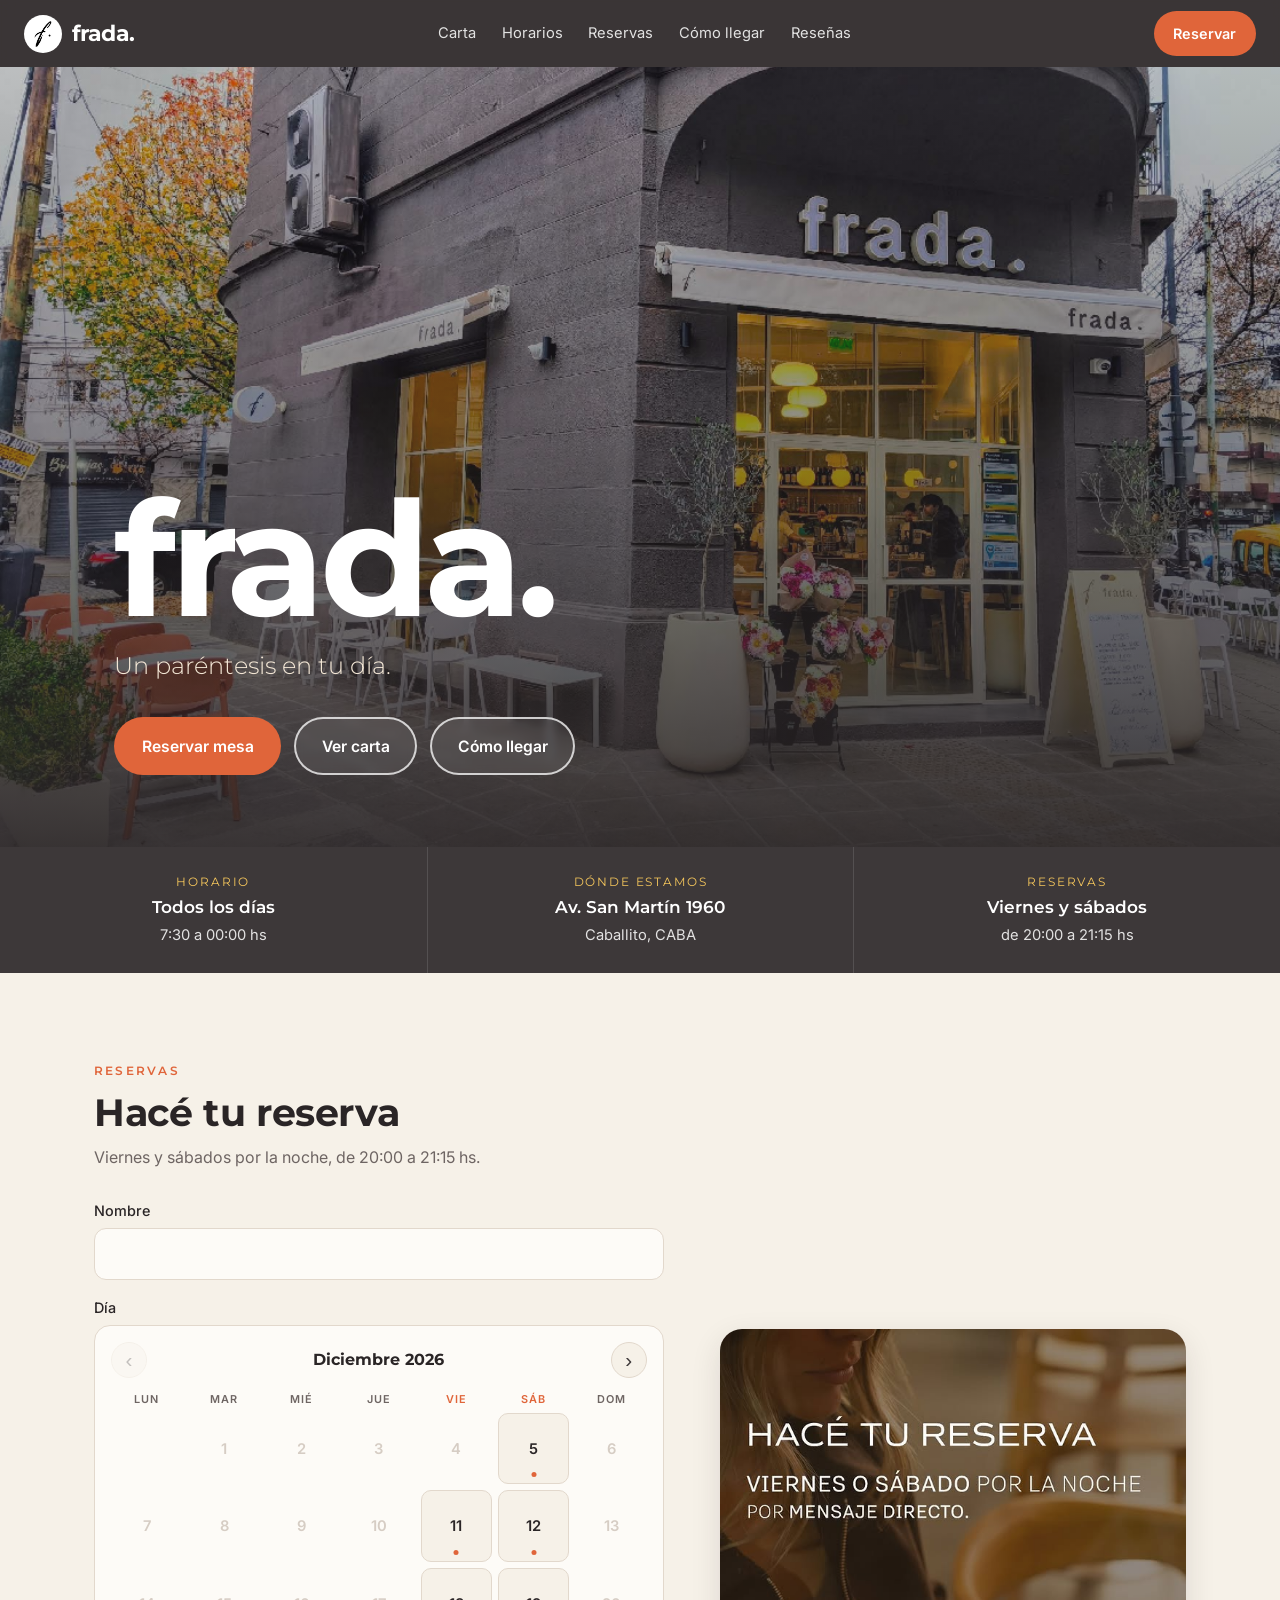
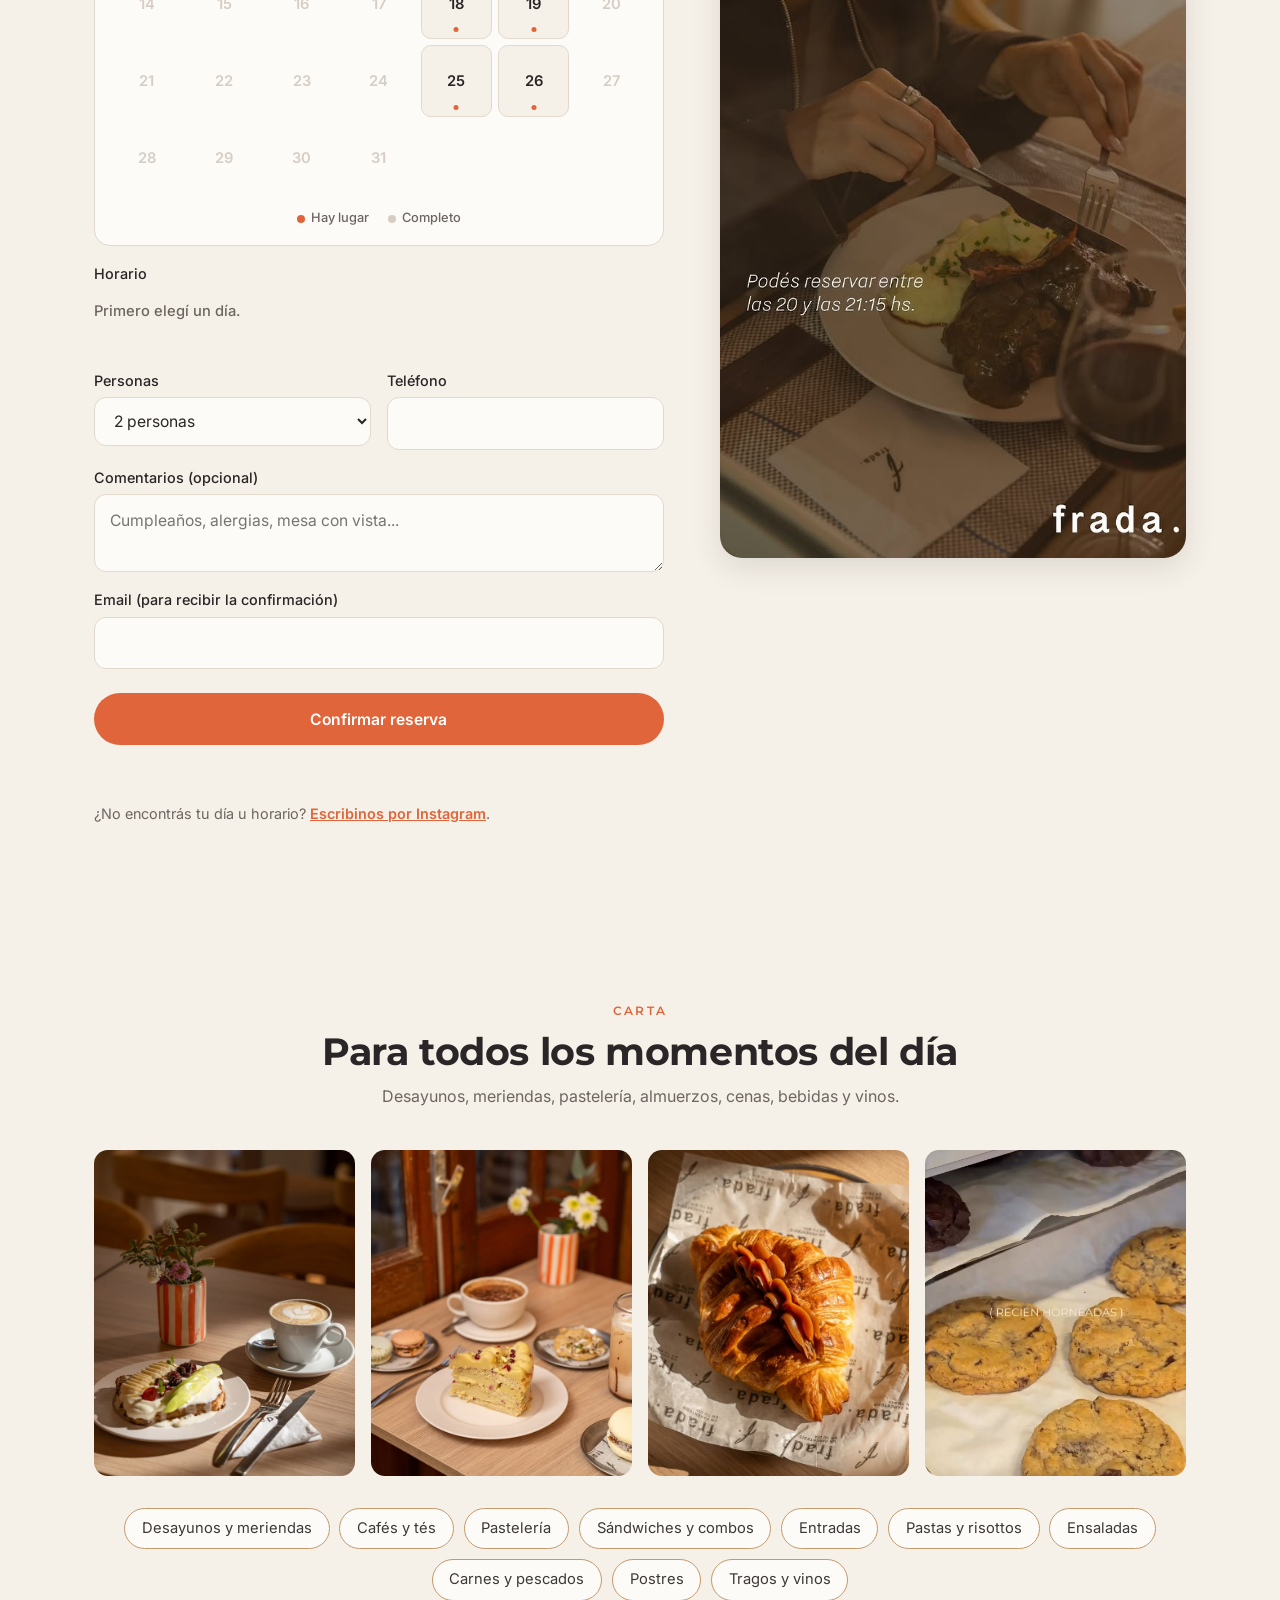
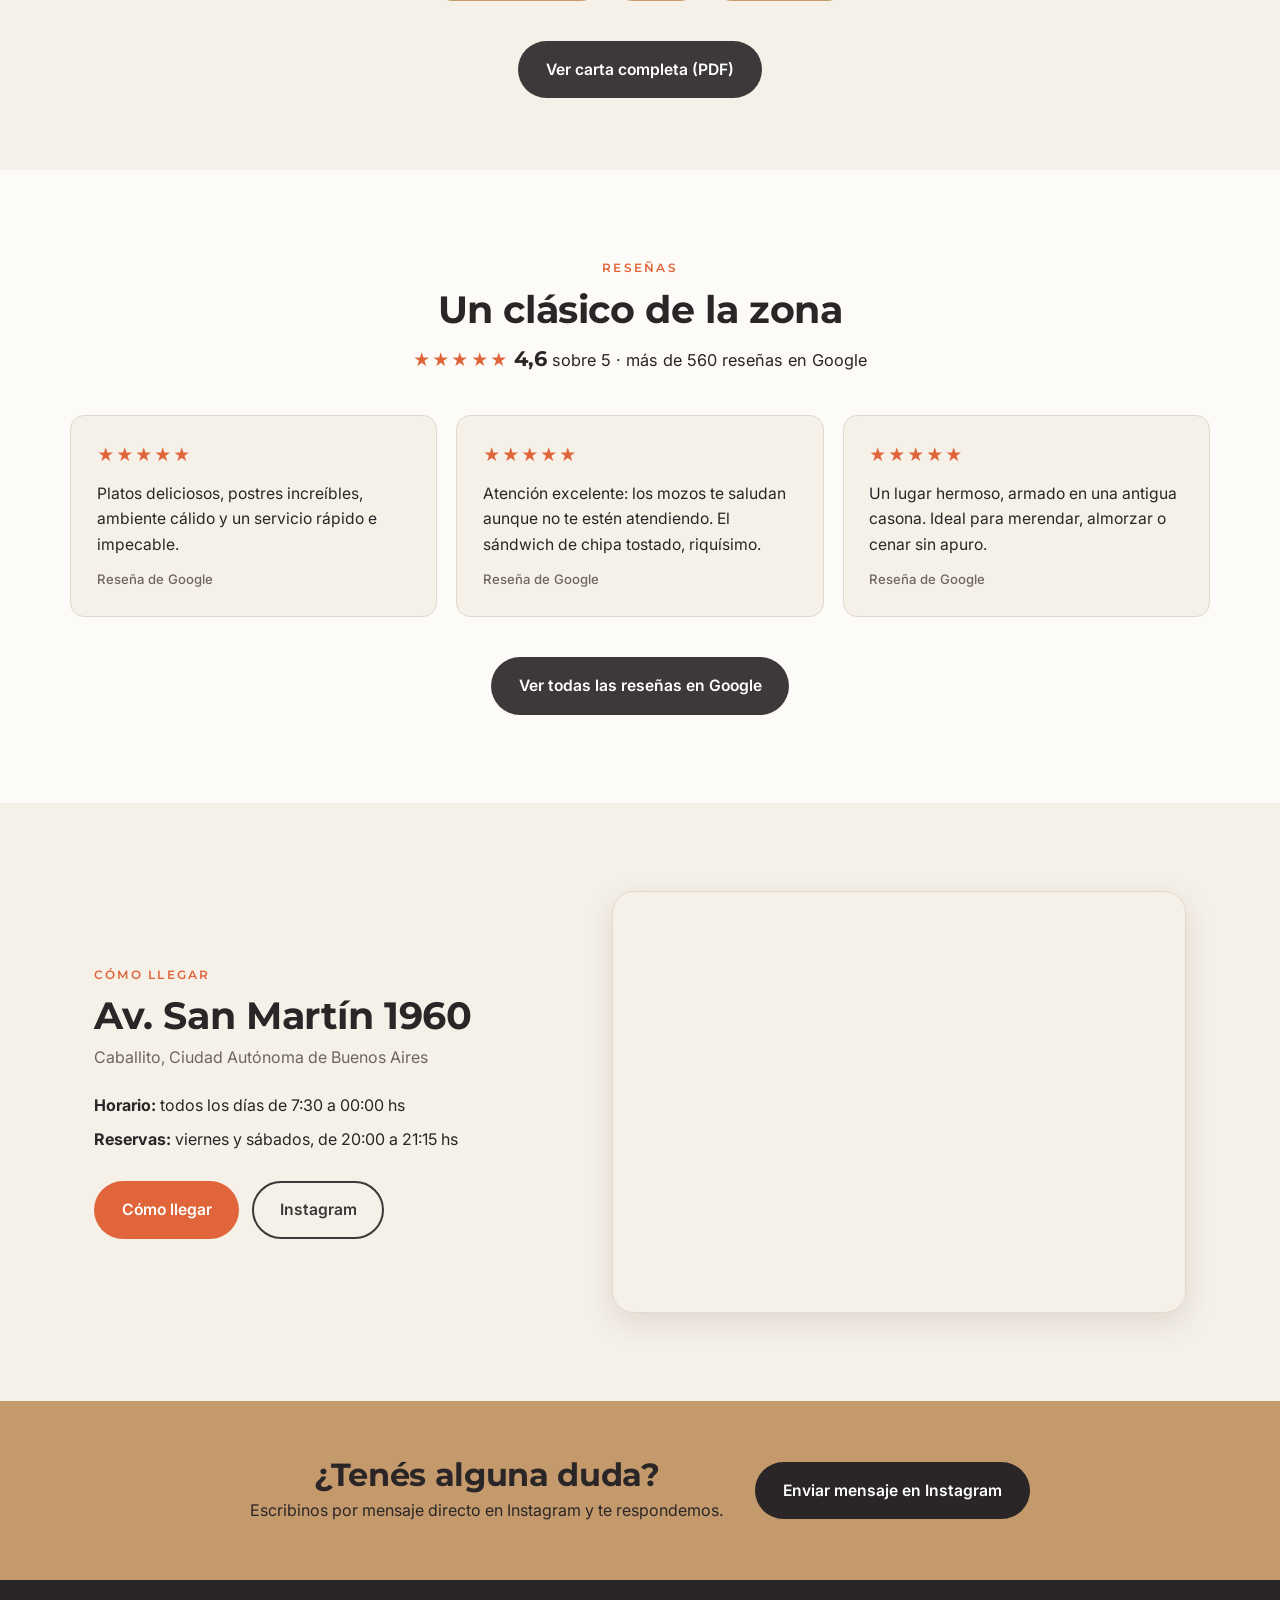
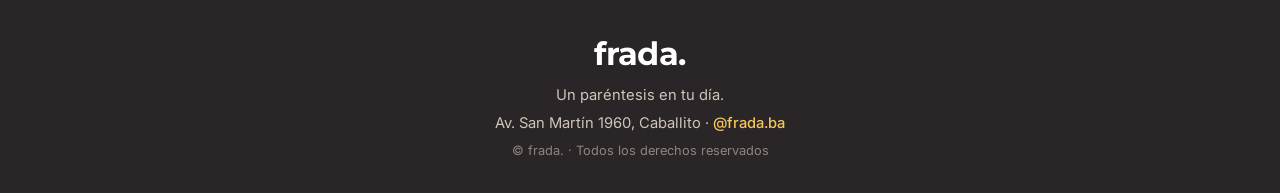
<file: public/index.html>
<!DOCTYPE html>
<html lang="es">
<head>
  <meta charset="UTF-8">
  <meta name="viewport" content="width=device-width, initial-scale=1">
  <title>frada. · Reservas, carta y cómo llegar</title>
  <meta name="description" content="Reservá tu mesa en frada., un paréntesis en tu día. Av. San Martín 1960, Caballito. Todos los días de 7:30 a 00 hs.">
  <meta property="og:title" content="frada. · Reservas, carta y cómo llegar">
  <meta property="og:description" content="Un paréntesis en tu día. Reservá tu mesa, mirá la carta y llegá fácil.">
  <meta property="og:image" content="assets/fachada.png">
  <link rel="icon" href="assets/logo.jpg">
  <link rel="preconnect" href="https://fonts.googleapis.com">
  <link rel="preconnect" href="https://fonts.gstatic.com" crossorigin>
  <link href="https://fonts.googleapis.com/css2?family=Inter:wght@400;500;600&family=Montserrat:wght@300;500;700&display=swap" rel="stylesheet">
  <link rel="stylesheet" href="styles.css">
</head>
<body>

  <!-- ENCABEZADO -->
  <header class="encabezado">
    <a href="#inicio" class="marca" aria-label="frada. inicio">
      <img src="assets/logo.jpg" alt="" class="marca-logo">
      <span>frada.</span>
    </a>
    <nav class="menu" aria-label="Principal">
      <a href="#carta">Carta</a>
      <a href="#horarios">Horarios</a>
      <a href="#reservar">Reservas</a>
      <a href="#ubicacion">Cómo llegar</a>
      <a href="#resenas">Reseñas</a>
    </nav>
    <a href="#reservar" class="btn btn-primario btn-pequeno">Reservar</a>
  </header>

  <main id="inicio">

    <!-- HERO -->
    <section class="hero">
      <img src="assets/fachada.png" alt="Fachada de frada. en la esquina de Av. San Martín, Caballito" class="hero-fondo">
      <div class="hero-capa"></div>
      <div class="hero-contenido">
        <h1 class="hero-titulo">frada.</h1>
        <p class="hero-lema">Un paréntesis en tu día.</p>
        <div class="hero-botones">
          <a href="#reservar" class="btn btn-primario">Reservar mesa</a>
          <a href="assets/carta-frada.pdf" class="btn btn-secundario" target="_blank" rel="noopener">Ver carta</a>
          <a href="#ubicacion" class="btn btn-secundario">Cómo llegar</a>
        </div>
      </div>
    </section>

    <!-- HORARIOS Y DATOS -->
    <section class="franja" id="horarios" aria-label="Horarios y dirección">
      <div class="franja-item">
        <span class="franja-etiqueta">Horario</span>
        <strong>Todos los días</strong>
        <span>7:30 a 00:00 hs</span>
      </div>
      <div class="franja-item">
        <span class="franja-etiqueta">Dónde estamos</span>
        <strong>Av. San Martín 1960</strong>
        <span>Caballito, CABA</span>
      </div>
      <div class="franja-item">
        <span class="franja-etiqueta">Reservas</span>
        <strong>Viernes y sábados</strong>
        <span>de 20:00 a 21:15 hs</span>
      </div>
    </section>

    <!-- RESERVAS -->
    <section class="seccion reservar" id="reservar">
      <div class="reservar-formulario">
        <p class="etiqueta">Reservas</p>
        <h2>Hacé tu reserva</h2>
        <p class="texto-suave">Viernes y sábados por la noche, de 20:00 a 21:15 hs.</p>

        <form id="form-reserva" novalidate>
          <label class="campo">
            <span>Nombre</span>
            <input type="text" name="nombre" autocomplete="name" required>
          </label>

          <div class="campo">
            <span>Día</span>
            <div class="calendario">
              <div class="calendario-cabecera">
                <button type="button" class="cal-nav" id="cal-prev" aria-label="Mes anterior">‹</button>
                <strong id="cal-mes"></strong>
                <button type="button" class="cal-nav" id="cal-next" aria-label="Mes siguiente">›</button>
              </div>
              <div class="calendario-semana">
                <span>LUN</span><span>MAR</span><span>MIÉ</span><span>JUE</span>
                <span class="destacado">VIE</span><span class="destacado">SÁB</span><span>DOM</span>
              </div>
              <div class="calendario-dias" id="cal-dias"></div>
              <div class="calendario-leyenda">
                <span><i class="punto punto-libre"></i>Hay lugar</span>
                <span><i class="punto punto-lleno"></i>Completo</span>
              </div>
            </div>
          </div>

          <div class="campo">
            <span>Horario</span>
            <div class="horarios" id="horarios-opciones">
              <p class="texto-suave">Primero elegí un día.</p>
            </div>
          </div>

          <input type="hidden" name="fecha" id="input-fecha">
          <input type="hidden" name="hora" id="input-hora">

          <div class="fila-campos">
            <label class="campo">
              <span>Personas</span>
              <select name="personas" id="select-personas">
                <option value="1">1 persona</option>
                <option value="2" selected>2 personas</option>
                <option value="3">3 personas</option>
                <option value="4">4 personas</option>
                <option value="5">5 personas</option>
                <option value="6">6 personas</option>
                <option value="7">7 personas</option>
                <option value="8">8 personas</option>
              </select>
            </label>
            <label class="campo">
              <span>Teléfono</span>
              <input type="tel" name="telefono" autocomplete="tel" required>
            </label>
          </div>

          <label class="campo">
            <span>Comentarios (opcional)</span>
            <textarea name="comentarios" rows="2" placeholder="Cumpleaños, alergias, mesa con vista..."></textarea>
          </label>

          <label class="campo">
            <span>Email (para recibir la confirmación)</span>
            <input type="email" name="email" autocomplete="email" required>
          </label>

          <button type="submit" class="btn btn-primario btn-bloque" id="boton-reserva">Confirmar reserva</button>
          <p class="mensaje" id="mensaje-reserva" role="status" aria-live="polite"></p>
        </form>

        <p class="nota">¿No encontrás tu día u horario? <a href="https://www.instagram.com/frada.ba" target="_blank" rel="noopener">Escribinos por Instagram</a>.</p>
      </div>
      <figure class="reservar-foto">
        <img src="assets/reservas.jpg" alt="Plato de carne con puré y vino, en frada.">
      </figure>
    </section>

    <!-- CARTA -->
    <section class="seccion carta" id="carta">
      <div class="encabezado-seccion">
        <p class="etiqueta">Carta</p>
        <h2>Para todos los momentos del día</h2>
        <p class="texto-suave">Desayunos, meriendas, pastelería, almuerzos, cenas, bebidas y vinos.</p>
      </div>

      <div class="galeria">
        <img src="assets/cafe-torta.png" alt="Café con leche y tarta de frutas">
        <img src="assets/torta-pistacho.png" alt="Porción de torta de pistacho con café">
        <img src="assets/medialuna.png" alt="Medialuna rellena con caramelo">
        <img src="assets/cookies.png" alt="Cookies de chocolate recién horneadas">
      </div>

      <ul class="categorias">
        <li>Desayunos y meriendas</li>
        <li>Cafés y tés</li>
        <li>Pastelería</li>
        <li>Sándwiches y combos</li>
        <li>Entradas</li>
        <li>Pastas y risottos</li>
        <li>Ensaladas</li>
        <li>Carnes y pescados</li>
        <li>Postres</li>
        <li>Tragos y vinos</li>
      </ul>

      <div class="centrado">
        <a href="assets/carta-frada.pdf" class="btn btn-oscuro" target="_blank" rel="noopener">Ver carta completa (PDF)</a>
      </div>
    </section>

    <!-- RESEÑAS -->
    <section class="seccion resenas" id="resenas">
      <div class="encabezado-seccion">
        <p class="etiqueta">Reseñas</p>
        <h2>Un clásico de la zona</h2>
        <p class="calificacion">
          <span class="estrellas" aria-hidden="true">★★★★★</span>
          <strong>4,6</strong> sobre 5 · más de 560 reseñas en Google
        </p>
      </div>

      <div class="tarjetas-resenas">
        <!-- Resúmenes en español de reseñas publicadas en Google. Podés reemplazarlos por citas textuales si lo preferís. -->
        <article class="tarjeta-resena">
          <div class="estrellas" aria-hidden="true">★★★★★</div>
          <p>Platos deliciosos, postres increíbles, ambiente cálido y un servicio rápido e impecable.</p>
          <span class="autor">Reseña de Google</span>
        </article>
        <article class="tarjeta-resena">
          <div class="estrellas" aria-hidden="true">★★★★★</div>
          <p>Atención excelente: los mozos te saludan aunque no te estén atendiendo. El sándwich de chipa tostado, riquísimo.</p>
          <span class="autor">Reseña de Google</span>
        </article>
        <article class="tarjeta-resena">
          <div class="estrellas" aria-hidden="true">★★★★★</div>
          <p>Un lugar hermoso, armado en una antigua casona. Ideal para merendar, almorzar o cenar sin apuro.</p>
          <span class="autor">Reseña de Google</span>
        </article>
      </div>

      <div class="centrado">
        <a href="https://maps.app.goo.gl/DLDHQESYEP1AhfUH8" class="btn btn-oscuro" target="_blank" rel="noopener">Ver todas las reseñas en Google</a>
      </div>
    </section>

    <!-- UBICACIÓN -->
    <section class="seccion ubicacion" id="ubicacion">
      <div class="ubicacion-info">
        <p class="etiqueta">Cómo llegar</p>
        <h2>Av. San Martín 1960</h2>
        <p class="texto-suave">Caballito, Ciudad Autónoma de Buenos Aires</p>
        <ul class="lista-simple">
          <li><strong>Horario:</strong> todos los días de 7:30 a 00:00 hs</li>
          <li><strong>Reservas:</strong> viernes y sábados, de 20:00 a 21:15 hs</li>
        </ul>
        <div class="botones-fila">
          <a href="https://maps.app.goo.gl/DLDHQESYEP1AhfUH8" class="btn btn-primario" target="_blank" rel="noopener">Cómo llegar</a>
          <a href="https://www.instagram.com/frada.ba" class="btn btn-secundario-oscuro" target="_blank" rel="noopener">Instagram</a>
        </div>
      </div>
      <div class="mapa">
        <iframe src="https://www.google.com/maps/embed?pb=!1m18!1m12!1m3!1d52543.31885223697!2d-58.53231545136719!3d-34.605237999999986!2m3!1f0!2f0!3f0!3m2!1i1024!2i768!4f13.1!3m3!1m2!1s0x95bccb005c7b0a93%3A0x81269a192cdf6c1c!2sFrada!5e0!3m2!1ses!2sar!4v1794792812423!5m2!1ses!2sar" width="600" height="450" style="border:0;" allowfullscreen="" loading="lazy" referrerpolicy="strict-origin-when-cross-origin" title="Mapa de frada."></iframe>
      </div>
    </section>

    <!-- INSTAGRAM -->
    <section class="banda-instagram">
      <div>
        <h2>¿Tenés alguna duda?</h2>
        <p>Escribinos por mensaje directo en Instagram y te respondemos.</p>
      </div>
      <a href="https://www.instagram.com/frada.ba" class="btn btn-oscuro" target="_blank" rel="noopener">Enviar mensaje en Instagram</a>
    </section>

  </main>

  <!-- PIE -->
  <footer class="pie">
    <p class="marca-pie">frada.</p>
    <p>Un paréntesis en tu día.</p>
    <p>Av. San Martín 1960, Caballito · <a href="https://www.instagram.com/frada.ba" target="_blank" rel="noopener">@frada.ba</a></p>
    <p class="derechos">© frada. · Todos los derechos reservados</p>
  </footer>

  <!-- BARRA FIJA EN MÓVIL -->
  <nav class="barra-movil" aria-label="Acciones rápidas">
    <a href="#reservar">Reservar</a>
    <a href="assets/carta-frada.pdf" target="_blank" rel="noopener">Carta</a>
    <a href="https://maps.app.goo.gl/DLDHQESYEP1AhfUH8" target="_blank" rel="noopener">Cómo llegar</a>
  </nav>

  <script src="script.js"></script>
</body>
</html>
</file>
<file: public/styles.css>
/* ==========================================================
   frada. · paleta tomada de las fotos del local
   carbón de la fachada · crema de las mesas · madera · naranja de las sillas · amarillo de las luces
   ========================================================== */

:root {
  --carbon: #3d3839;
  --carbon-oscuro: #2a2526;
  --crema: #f6f1e8;
  --blanco: #fdfbf7;
  --madera: #c49a6c;
  --naranja: #e0653a;
  --naranja-oscuro: #c2502a;
  --amarillo: #f5c65c;
  --texto: #2a2526;
  --texto-suave: #6e6563;
  --borde: #e2d8cc;
  --radio: 14px;
  --sombra: 0 10px 30px rgba(42, 37, 38, 0.12);
}

/* ---------- Base ---------- */
*,
*::before,
*::after { box-sizing: border-box; margin: 0; padding: 0; }

html { scroll-behavior: smooth; scroll-padding-top: 84px; }

body {
  font-family: "Inter", system-ui, -apple-system, sans-serif;
  background: var(--crema);
  color: var(--texto);
  line-height: 1.6;
  -webkit-font-smoothing: antialiased;
}

img { max-width: 100%; display: block; }
a { color: inherit; }
h1, h2, h3 { font-family: "Montserrat", sans-serif; line-height: 1.15; }
h2 { font-size: clamp(1.7rem, 3.6vw, 2.4rem); font-weight: 700; letter-spacing: -0.01em; }

.etiqueta {
  font-family: "Montserrat", sans-serif;
  font-size: 0.78rem;
  font-weight: 600;
  letter-spacing: 0.18em;
  text-transform: uppercase;
  color: var(--naranja);
  margin-bottom: 0.6rem;
}

.texto-suave { color: var(--texto-suave); }
.centrado { text-align: center; margin-top: 2.5rem; }

/* ---------- Botones ---------- */
.btn {
  display: inline-flex;
  align-items: center;
  justify-content: center;
  gap: 0.5rem;
  padding: 0.9rem 1.6rem;
  border-radius: 999px;
  border: 2px solid transparent;
  font-family: "Inter", sans-serif;
  font-size: 0.98rem;
  font-weight: 600;
  text-decoration: none;
  cursor: pointer;
  transition: transform 0.15s ease, background 0.2s ease, color 0.2s ease;
}
.btn:hover { transform: translateY(-2px); }
.btn:disabled { opacity: 0.6; cursor: wait; transform: none; }

.btn-primario { background: var(--naranja); color: #fff; }
.btn-primario:hover { background: var(--naranja-oscuro); }

.btn-secundario { background: rgba(255, 255, 255, 0.08); color: #fff; border-color: rgba(255, 255, 255, 0.75); backdrop-filter: blur(4px); }
.btn-secundario:hover { background: #fff; color: var(--carbon-oscuro); }

.btn-secundario-oscuro { background: transparent; color: var(--carbon); border-color: var(--carbon); }
.btn-secundario-oscuro:hover { background: var(--carbon); color: #fff; }

.btn-oscuro { background: var(--carbon); color: #fff; }
.btn-oscuro:hover { background: var(--carbon-oscuro); }

.btn-pequeno { padding: 0.55rem 1.1rem; font-size: 0.9rem; }
.btn-bloque { width: 100%; margin-top: 0.5rem; }

/* ---------- Encabezado ---------- */
.encabezado {
  position: sticky;
  top: 0;
  z-index: 50;
  display: flex;
  align-items: center;
  justify-content: space-between;
  gap: 1rem;
  padding: 0.7rem 1.5rem;
  background: rgba(42, 37, 38, 0.92);
  backdrop-filter: blur(8px);
  color: #fff;
}

.marca {
  display: flex;
  align-items: center;
  gap: 0.6rem;
  text-decoration: none;
  font-family: "Montserrat", sans-serif;
  font-weight: 700;
  font-size: 1.35rem;
  letter-spacing: -0.02em;
}
.marca-logo {
  width: 38px;
  height: 38px;
  border-radius: 50%;
  object-fit: cover;
  background: #fff;
}

.menu { display: flex; gap: 1.6rem; }
.menu a {
  text-decoration: none;
  font-size: 0.92rem;
  opacity: 0.85;
  transition: opacity 0.2s, color 0.2s;
}
.menu a:hover { opacity: 1; color: var(--amarillo); }

/* ---------- Hero ---------- */
.hero {
  position: relative;
  min-height: min(92vh, 780px);
  display: flex;
  align-items: flex-end;
  color: #fff;
  overflow: hidden;
}
.hero-fondo {
  position: absolute;
  inset: 0;
  width: 100%;
  height: 100%;
  object-fit: cover;
  object-position: center 40%;
}
.hero-capa {
  position: absolute;
  inset: 0;
  background: linear-gradient(180deg, rgba(42, 37, 38, 0.25) 0%, rgba(42, 37, 38, 0.55) 55%, rgba(42, 37, 38, 0.92) 100%);
}
.hero-contenido {
  position: relative;
  padding: 4rem 1.5rem 4.5rem;
  max-width: 1100px;
  width: 100%;
  margin: 0 auto;
}
.hero-titulo {
  font-size: clamp(4.5rem, 16vw, 10rem);
  font-weight: 700;
  letter-spacing: -0.04em;
  line-height: 0.9;
}
.hero-lema {
  font-family: "Montserrat", sans-serif;
  font-weight: 300;
  font-size: clamp(1.1rem, 2.4vw, 1.5rem);
  margin: 1rem 0 2rem;
  color: #f3e7d6;
}
.hero-botones { display: flex; flex-wrap: wrap; gap: 0.8rem; }

/* ---------- Franja de datos ---------- */
.franja {
  display: grid;
  grid-template-columns: repeat(3, 1fr);
  background: var(--carbon);
  color: #fff;
}
.franja-item {
  padding: 1.6rem 1.5rem;
  display: flex;
  flex-direction: column;
  gap: 0.2rem;
  text-align: center;
}
.franja-item + .franja-item { border-left: 1px solid rgba(255, 255, 255, 0.12); }
.franja-etiqueta {
  font-family: "Montserrat", sans-serif;
  font-size: 0.72rem;
  letter-spacing: 0.16em;
  text-transform: uppercase;
  color: var(--amarillo);
}
.franja-item strong { font-family: "Montserrat", sans-serif; font-size: 1.05rem; font-weight: 600; }
.franja-item span:last-child { font-size: 0.92rem; opacity: 0.85; }

/* ---------- Secciones ---------- */
.seccion { padding: 5.5rem 1.5rem; max-width: 1140px; margin: 0 auto; }
.encabezado-seccion { text-align: center; max-width: 640px; margin: 0 auto 2.5rem; }
.encabezado-seccion p:not(.etiqueta) { margin-top: 0.6rem; }

/* ---------- Reservas ---------- */
.reservar {
  display: grid;
  grid-template-columns: 1.1fr 0.9fr;
  gap: 3.5rem;
  align-items: center;
}
.reservar-formulario .texto-suave { margin: 0.6rem 0 1.8rem; }
.reservar-foto { border-radius: 22px; overflow: hidden; box-shadow: var(--sombra); }
.reservar-foto img { width: 100%; height: 100%; min-height: 420px; object-fit: cover; }

form { display: flex; flex-direction: column; gap: 1rem; }
.fila-campos { display: grid; grid-template-columns: 1fr 1fr; gap: 1rem; }
.campo { display: flex; flex-direction: column; gap: 0.35rem; font-size: 0.9rem; font-weight: 500; }
.campo input,
.campo select,
.campo textarea {
  font: inherit;
  font-size: 0.98rem;
  font-weight: 400;
  padding: 0.8rem 0.95rem;
  border: 1px solid var(--borde);
  border-radius: 12px;
  background: var(--blanco);
  color: var(--texto);
  transition: border-color 0.2s, box-shadow 0.2s;
}
.campo input:focus,
.campo select:focus,
.campo textarea:focus {
  outline: none;
  border-color: var(--naranja);
  box-shadow: 0 0 0 3px rgba(224, 101, 58, 0.18);
}
.campo textarea { resize: vertical; }

.mensaje { font-size: 0.95rem; min-height: 1.4em; }
.mensaje.ok { color: #2f7a4b; font-weight: 500; }
.mensaje.error { color: #b3372a; font-weight: 500; }

.nota { font-size: 0.9rem; color: var(--texto-suave); margin-top: 1.2rem; }
.nota a { color: var(--naranja); font-weight: 600; }

/* ---------- Carta ---------- */
.carta { padding-bottom: 4.5rem; }
.galeria {
  display: grid;
  grid-template-columns: repeat(4, 1fr);
  gap: 1rem;
}
.galeria img {
  width: 100%;
  aspect-ratio: 4 / 5;
  object-fit: cover;
  border-radius: var(--radio);
  transition: transform 0.3s ease;
}
.galeria img:hover { transform: scale(1.03); }

.categorias {
  list-style: none;
  display: flex;
  flex-wrap: wrap;
  justify-content: center;
  gap: 0.6rem;
  margin-top: 2rem;
}
.categorias li {
  padding: 0.5rem 1.05rem;
  border: 1px solid var(--madera);
  border-radius: 999px;
  font-size: 0.92rem;
  color: var(--carbon);
  background: var(--blanco);
}

/* ---------- Reseñas ---------- */
.resenas {
  max-width: none;
  background: var(--blanco);
}
.resenas .encabezado-seccion,
.resenas .tarjetas-resenas,
.resenas .centrado {
  max-width: 1140px;
  margin-left: auto;
  margin-right: auto;
}
.resenas { padding-left: 1.5rem; padding-right: 1.5rem; }
.calificacion { margin-top: 0.8rem; font-size: 1.02rem; }
.calificacion strong { font-family: "Montserrat", sans-serif; font-size: 1.3rem; }
.estrellas { color: var(--naranja); letter-spacing: 0.12em; font-size: 1.05rem; }

.tarjetas-resenas {
  display: grid;
  grid-template-columns: repeat(3, 1fr);
  gap: 1.2rem;
}
.tarjeta-resena {
  background: var(--crema);
  border-radius: var(--radio);
  padding: 1.6rem;
  display: flex;
  flex-direction: column;
  gap: 0.8rem;
  border: 1px solid var(--borde);
}
.tarjeta-resena p { font-size: 0.98rem; flex: 1; }
.autor { font-size: 0.82rem; color: var(--texto-suave); font-weight: 500; }

/* ---------- Ubicación ---------- */
.ubicacion {
  display: grid;
  grid-template-columns: 0.9fr 1.1fr;
  gap: 3rem;
  align-items: center;
}
.ubicacion h2 { margin-bottom: 0.4rem; }
.lista-simple { list-style: none; margin: 1.4rem 0 1.8rem; display: flex; flex-direction: column; gap: 0.5rem; }
.botones-fila { display: flex; flex-wrap: wrap; gap: 0.8rem; }
.mapa {
  border-radius: 22px;
  overflow: hidden;
  box-shadow: var(--sombra);
  border: 1px solid var(--borde);
}
.mapa iframe { width: 100%; height: 420px; display: block; }

/* ---------- Banda Instagram ---------- */
.banda-instagram {
  background: var(--madera);
  color: var(--carbon-oscuro);
  padding: 3.5rem 1.5rem;
  display: flex;
  align-items: center;
  justify-content: center;
  gap: 2rem;
  flex-wrap: wrap;
  text-align: center;
}
.banda-instagram h2 { color: var(--carbon-oscuro); font-size: clamp(1.5rem, 3vw, 2rem); }
.banda-instagram p { margin-top: 0.3rem; }
.banda-instagram .btn-oscuro { background: var(--carbon-oscuro); }
.banda-instagram .btn-oscuro:hover { background: #000; }

/* ---------- Pie ---------- */
.pie {
  background: var(--carbon-oscuro);
  color: #cfc5bb;
  text-align: center;
  padding: 3rem 1.5rem 2rem;
  font-size: 0.92rem;
}
.pie a { color: var(--amarillo); text-decoration: none; font-weight: 500; }
.pie a:hover { text-decoration: underline; }
.marca-pie {
  font-family: "Montserrat", sans-serif;
  font-size: 2rem;
  font-weight: 700;
  color: #fff;
  letter-spacing: -0.02em;
  margin-bottom: 0.3rem;
}
.pie p + p { margin-top: 0.3rem; }
.derechos { margin-top: 1.6rem; font-size: 0.8rem; opacity: 0.6; }

/* ---------- Barra fija en móvil ---------- */
.barra-movil { display: none; }

/* ---------- Responsive ---------- */
@media (max-width: 960px) {
  .galeria { grid-template-columns: repeat(2, 1fr); }
  .tarjetas-resenas { grid-template-columns: 1fr; }
  .reservar, .ubicacion { grid-template-columns: 1fr; gap: 2.2rem; }
  .reservar-foto img { min-height: 320px; }
  .mapa iframe { height: 340px; }
}

@media (max-width: 768px) {
  .menu { display: none; }
  .encabezado .btn-pequeno { display: none; }
  .encabezado { justify-content: center; }

  .hero { min-height: 88vh; }
  .hero-contenido { padding: 3rem 1.25rem 3.5rem; }
  .hero-botones .btn { flex: 1 1 100%; }

  .franja { grid-template-columns: 1fr; }
  .franja-item + .franja-item { border-left: none; border-top: 1px solid rgba(255, 255, 255, 0.12); }

  .seccion { padding: 4rem 1.25rem; }
  .fila-campos { grid-template-columns: 1fr; }

  .banda-instagram { flex-direction: column; }

  body { padding-bottom: 72px; }

  .barra-movil {
    position: fixed;
    bottom: 0;
    left: 0;
    right: 0;
    z-index: 60;
    display: grid;
    grid-template-columns: repeat(3, 1fr);
    background: var(--carbon-oscuro);
    box-shadow: 0 -6px 20px rgba(0, 0, 0, 0.2);
    padding-bottom: env(safe-area-inset-bottom, 0px);
  }
  .barra-movil a {
    padding: 1rem 0.5rem;
    text-align: center;
    color: #fff;
    text-decoration: none;
    font-size: 0.9rem;
    font-weight: 600;
  }
  .barra-movil a:first-child { background: var(--naranja); }
  .barra-movil a:first-child:hover { background: var(--naranja-oscuro); }
}

@media (prefers-reduced-motion: reduce) {
  html { scroll-behavior: auto; }
  *, *::before, *::after { transition: none !important; animation: none !important; }
}

/* ---------- Calendario de reservas ---------- */
.calendario {
  background: var(--blanco);
  border: 1px solid var(--borde);
  border-radius: 16px;
  padding: 1rem;
}
.calendario-cabecera {
  display: flex;
  align-items: center;
  justify-content: space-between;
  margin-bottom: 0.8rem;
}
.calendario-cabecera strong {
  font-family: "Montserrat", sans-serif;
  font-size: 1rem;
  text-transform: capitalize;
}
.cal-nav {
  width: 36px;
  height: 36px;
  border-radius: 50%;
  border: 1px solid var(--borde);
  background: var(--crema);
  color: var(--carbon);
  font-size: 1.3rem;
  line-height: 1;
  cursor: pointer;
}
.cal-nav:disabled { opacity: 0.3; cursor: default; }

.calendario-semana,
.calendario-dias {
  display: grid;
  grid-template-columns: repeat(7, 1fr);
  gap: 6px;
}
.calendario-semana span {
  text-align: center;
  font-size: 0.68rem;
  font-weight: 600;
  letter-spacing: 0.08em;
  color: var(--texto-suave);
  padding-bottom: 0.3rem;
}
.calendario-semana span.destacado { color: var(--naranja); }

.cal-dia {
  position: relative;
  aspect-ratio: 1;
  border-radius: 10px;
  border: 1px solid transparent;
  background: transparent;
  font-family: "Inter", sans-serif;
  font-size: 0.92rem;
  font-weight: 600;
  color: var(--texto);
  cursor: pointer;
  transition: background 0.15s, border-color 0.15s;
}
.cal-dia.con-lugar { background: var(--crema); border-color: var(--borde); }
.cal-dia.con-lugar:hover { border-color: var(--naranja); }
.cal-dia.con-lugar::after {
  content: "";
  position: absolute;
  bottom: 6px;
  left: 50%;
  transform: translateX(-50%);
  width: 5px;
  height: 5px;
  border-radius: 50%;
  background: var(--naranja);
}
.cal-dia.completo { color: #b8b0aa; text-decoration: line-through; cursor: default; }
.cal-dia.no-disponible { color: #d6cdc4; cursor: default; }
.cal-dia.seleccionado { background: var(--carbon); border-color: var(--carbon); color: #fff; }
.cal-dia.seleccionado::after { background: var(--amarillo); }

.calendario-leyenda {
  display: flex;
  justify-content: center;
  gap: 1.2rem;
  margin-top: 0.9rem;
  font-size: 0.8rem;
  color: var(--texto-suave);
}
.punto {
  display: inline-block;
  width: 8px;
  height: 8px;
  border-radius: 50%;
  margin-right: 0.35rem;
  vertical-align: middle;
}
.punto-libre { background: var(--naranja); }
.punto-lleno { background: #d6cdc4; }

/* ---------- Horarios ---------- */
.horarios {
  display: grid;
  grid-template-columns: repeat(3, 1fr);
  gap: 0.6rem;
}
.horarios .texto-suave { grid-column: 1 / -1; font-size: 0.92rem; }
.horario {
  padding: 0.75rem 0.5rem;
  border-radius: 999px;
  border: 1px solid var(--madera);
  background: var(--blanco);
  font-family: "Inter", sans-serif;
  font-size: 0.92rem;
  font-weight: 600;
  color: var(--carbon);
  cursor: pointer;
  transition: all 0.15s;
}
.horario:hover:not(:disabled) { border-color: var(--naranja); color: var(--naranja); }
.horario.seleccionado { background: var(--naranja); border-color: var(--naranja); color: #fff; }
.horario:disabled {
  background: #f1ece5;
  border-color: var(--borde);
  color: #b8b0aa;
  text-decoration: line-through;
  cursor: default;
}

@media (max-width: 768px) {
  .horarios { grid-template-columns: repeat(2, 1fr); }
}
</file>
